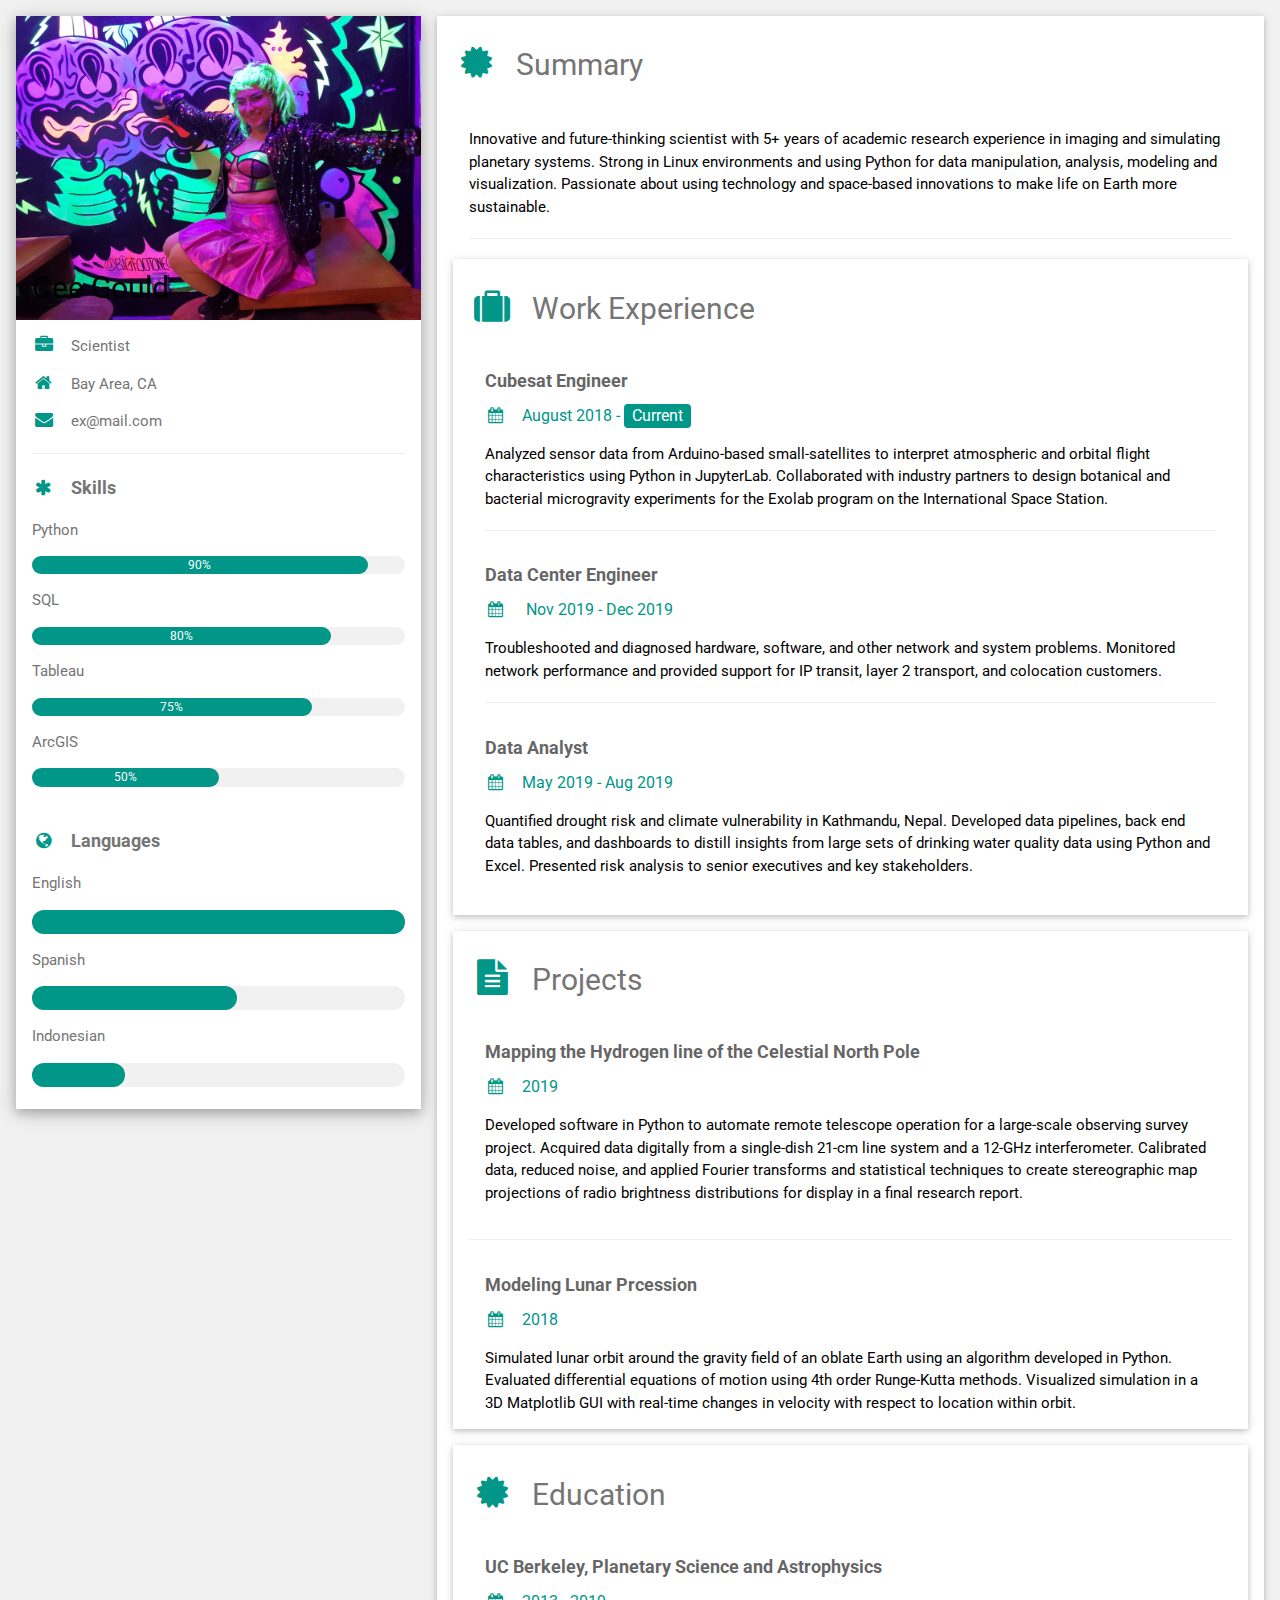
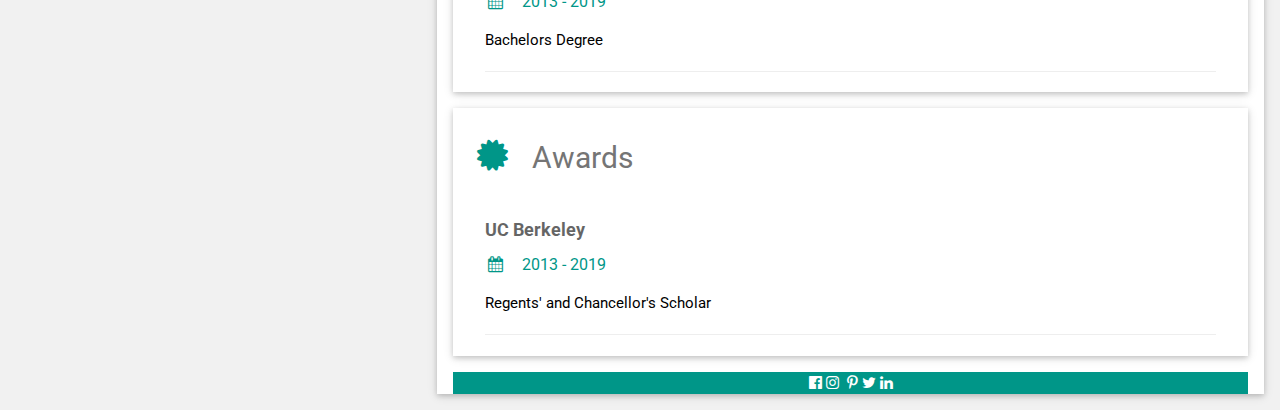
<file: index.html>
<!DOCTYPE html>
<html>
<title>Cee Gould</title>
<meta charset="UTF-8">
<meta name="viewport" content="width=device-width, initial-scale=1">
<link rel="stylesheet" href="https://www.w3schools.com/w3css/4/w3.css">
<link rel='stylesheet' href='https://fonts.googleapis.com/css?family=Roboto'>
<link rel="stylesheet" href="https://cdnjs.cloudflare.com/ajax/libs/font-awesome/4.7.0/css/font-awesome.min.css">
<style>
html,body,h1,h2,h3,h4,h5,h6 {font-family: "Roboto", sans-serif}
</style>
<body class="w3-light-grey">

<!-- Page Container -->
<div class="w3-content w3-margin-top" style="max-width:1400px;">

  <!-- The Grid -->
  <div class="w3-row-padding">

    <!-- Left Column -->
    <div class="w3-third">

      <div class="w3-white w3-text-grey w3-card-4">
        <div class="w3-display-container">
          <img src="test.jpg" style="width:100%" alt="Avatar">
          <div class="w3-display-bottomleft w3-container w3-text-black">
            <h2 color:"white">Cee Gould</h2>
          </div>
        </div>
        <div class="w3-container">
          <p><i class="fa fa-briefcase fa-fw w3-margin-right w3-large w3-text-teal"></i>Scientist</p>
          <p><i class="fa fa-home fa-fw w3-margin-right w3-large w3-text-teal"></i>Bay Area, CA</p>
          <p><i class="fa fa-envelope fa-fw w3-margin-right w3-large w3-text-teal"></i>ex@mail.com</p>
          <hr>

          <p class="w3-large"><b><i class="fa fa-asterisk fa-fw w3-margin-right w3-text-teal"></i>Skills</b></p>
          <p>Python</p>
          <div class="w3-light-grey w3-round-xlarge w3-small">
            <div class="w3-container w3-center w3-round-xlarge w3-teal" style="width:90%">90%</div>
          </div>
          <p>SQL</p>
          <div class="w3-light-grey w3-round-xlarge w3-small">
            <div class="w3-container w3-center w3-round-xlarge w3-teal" style="width:80%">
              <div class="w3-center w3-text-white">80%</div>
            </div>
          </div>
          <p>Tableau</p>
          <div class="w3-light-grey w3-round-xlarge w3-small">
            <div class="w3-container w3-center w3-round-xlarge w3-teal" style="width:75%">75%</div>
          </div>
          <p>ArcGIS</p>
          <div class="w3-light-grey w3-round-xlarge w3-small">
            <div class="w3-container w3-center w3-round-xlarge w3-teal" style="width:50%">50%</div>
          </div>
          <br>

          <p class="w3-large w3-text-theme"><b><i class="fa fa-globe fa-fw w3-margin-right w3-text-teal"></i>Languages</b></p>
          <p>English</p>
          <div class="w3-light-grey w3-round-xlarge">
            <div class="w3-round-xlarge w3-teal" style="height:24px;width:100%"></div>
          </div>
          <p>Spanish</p>
          <div class="w3-light-grey w3-round-xlarge">
            <div class="w3-round-xlarge w3-teal" style="height:24px;width:55%"></div>
          </div>
          <p>Indonesian</p>
          <div class="w3-light-grey w3-round-xlarge">
            <div class="w3-round-xlarge w3-teal" style="height:24px;width:25%"></div>
          </div>
          <br>
        </div>
      </div><br>

    <!-- End Left Column -->
    </div>

    <!-- Right Column -->
    <div class="w3-twothird">

      <div class="w3-container w3-card w3-white w3-margin-bottom">
        <h2 class="w3-text-grey w3-padding-16"><i class="fa fa-certificate fa-fw w3-margin-right w3-xxlarge w3-text-teal"></i>Summary</h2>

        <div class="w3-container">
          <p>Innovative and future-thinking scientist with 5+ years of academic research experience in imaging and simulating planetary systems. Strong in Linux environments and using Python for data manipulation, analysis, modeling and visualization. Passionate about using technology and space-based innovations to make life on Earth more sustainable.  </p>
          <hr>
        </div>
      <div>

      <div class="w3-container w3-card w3-white w3-margin-bottom">
        <h2 class="w3-text-grey w3-padding-16"><i class="fa fa-suitcase fa-fw w3-margin-right w3-xxlarge w3-text-teal"></i>Work Experience</h2>
        <div class="w3-container">
          <h5 class="w3-opacity"><b>Cubesat Engineer</b></h5>
          <h6 class="w3-text-teal"><i class="fa fa-calendar fa-fw w3-margin-right"></i>August 2018 - <span class="w3-tag w3-teal w3-round">Current</span></h6>
          <p>Analyzed sensor data from Arduino-based small-satellites to interpret atmospheric and orbital flight characteristics using Python in JupyterLab. Collaborated with industry partners to design botanical and bacterial microgravity experiments for the Exolab program on the International Space Station.</p>
          <hr>
        </div>
        <div class="w3-container">
          <h5 class="w3-opacity"><b>Data Center Engineer</b></h5>
          <h6 class="w3-text-teal"><i class="fa fa-calendar fa-fw w3-margin-right"></i> Nov 2019 - Dec 2019</h6>
          <p>Troubleshooted and diagnosed hardware, software, and other network and system problems. Monitored network performance and provided support for IP transit, layer 2 transport, and colocation customers.</p>
          <hr>
        </div>
        <div class="w3-container">
          <h5 class="w3-opacity"><b>Data Analyst</b></h5>
          <h6 class="w3-text-teal"><i class="fa fa-calendar fa-fw w3-margin-right"></i>May 2019 - Aug 2019</h6>
          <p>Quantified drought risk and climate vulnerability in Kathmandu, Nepal.
Developed data pipelines, back end data tables, and dashboards to distill insights from large sets of drinking water quality data using Python and Excel. Presented risk analysis to senior executives and key stakeholders. </p><br>
        </div>
      </div>

      <div class="w3-container w3-card w3-white w3-margin-bottom">
        <h2 class="w3-text-grey w3-padding-16"><i class="fa fa-file-text fa-fw w3-margin-right w3-xxlarge w3-text-teal"></i>Projects</h2>

        <div class="w3-container">
          <h5 class="w3-opacity"><b>Mapping the Hydrogen line of the Celestial North Pole </b></h5>
          <h6 class="w3-text-teal"><i class="fa fa-calendar fa-fw w3-margin-right"></i>2019</h6>
          <p>Developed software in Python to automate remote telescope operation for a large-scale observing survey project. Acquired data digitally from a single-dish 21-cm line system and a 12-GHz interferometer. Calibrated data, reduced noise, and applied Fourier transforms and statistical techniques to create stereographic map projections of radio brightness distributions for display in a final research report.</p>
        </div>
        <hr>

        <div class="w3-container">
          <h5 class="w3-opacity"><b>Modeling Lunar Prcession </b></h5>
          <h6 class="w3-text-teal"><i class="fa fa-calendar fa-fw w3-margin-right"></i>2018</h6>
          <p>Simulated lunar orbit around the gravity field of an oblate Earth using an algorithm developed in Python. Evaluated differential equations of motion using 4th order Runge-Kutta methods. Visualized simulation in a 3D Matplotlib GUI with real-time changes in velocity with respect to location within orbit.</p>
        </div>
      </div>

      <div class="w3-container w3-card w3-white w3-margin-bottom">
        <h2 class="w3-text-grey w3-padding-16"><i class="fa fa-certificate fa-fw w3-margin-right w3-xxlarge w3-text-teal"></i>Education</h2>

        <div class="w3-container">
          <h5 class="w3-opacity"><b>UC Berkeley, Planetary Science and Astrophysics</b></h5>
          <h6 class="w3-text-teal"><i class="fa fa-calendar fa-fw w3-margin-right"></i>2013 - 2019</h6>
          <p>Bachelors Degree</p>
          <hr>
        </div>

      </div>

      <div class="w3-container w3-card w3-white w3-margin-bottom">
        <h2 class="w3-text-grey w3-padding-16"><i class="fa fa-certificate fa-fw w3-margin-right w3-xxlarge w3-text-teal"></i>Awards</h2>

        <div class="w3-container">
          <h5 class="w3-opacity"><b>UC Berkeley</b></h5>
          <h6 class="w3-text-teal"><i class="fa fa-calendar fa-fw w3-margin-right"></i>2013 - 2019</h6>
          <p>Regents' and Chancellor's Scholar </p>
          <hr>
          <div>
        </div>
    <!-- End Right Column -->
    </div>

  <!-- End Grid -->
  </div>

  <!-- End Page Container -->
</div>

<footer class="w3-container w3-teal w3-center w3-margin-top">
  <i class="fa fa-facebook-official w3-hover-opacity"></i>
  <i class="fa fa-instagram w3-hover-opacity"></i>
  <i class="fa fa-patreon w3-hover-opacity"></i>
  <i class="fa fa-pinterest-p w3-hover-opacity"></i>
  <i class="fa fa-twitter w3-hover-opacity"></i>
  <i class="fa fa-linkedin w3-hover-opacity"></i>

</footer>

</body>
</html>
</file>
